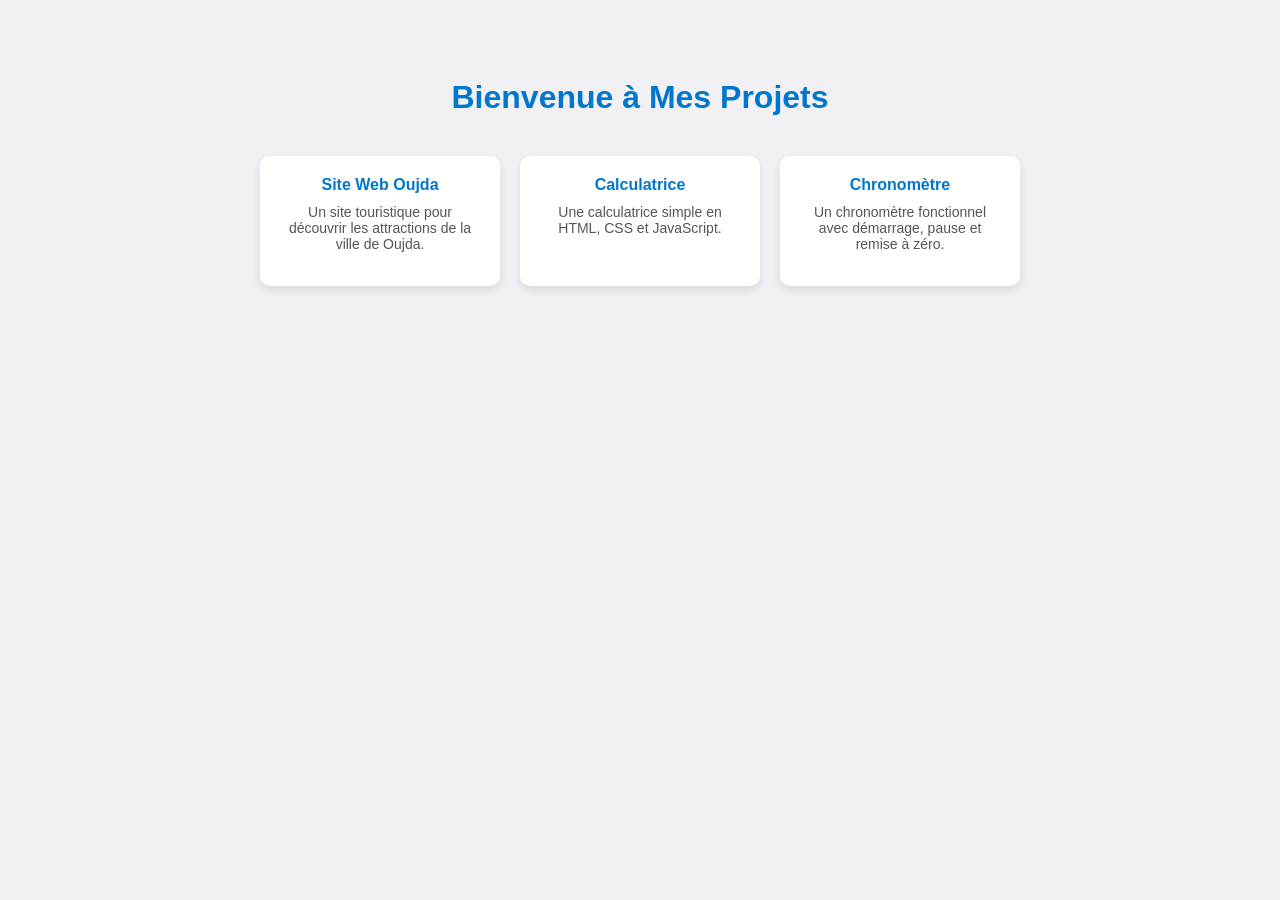
<file: index.html>
<!DOCTYPE html>
<html lang="fr">
<head>
  <meta charset="UTF-8">
  <title>Mes Projets</title>
  <style>
    body {
      font-family: Arial, sans-serif;
      background: #f0f0f5;
      color: #333;
      text-align: center;
      padding: 50px;
    }
    h1 {
      color: #0077cc;
    }
    .projects {
      display: flex;
      justify-content: center;
      flex-wrap: wrap;
      gap: 20px;
      margin-top: 40px;
    }
    .project-card {
      background: white;
      border-radius: 10px;
      box-shadow: 0 4px 8px rgba(0,0,0,0.1);
      padding: 20px;
      width: 200px;
      transition: transform 0.2s;
    }
    .project-card:hover {
      transform: translateY(-5px);
    }
    .project-card a {
      text-decoration: none;
      color: #0077cc;
      font-weight: bold;
    }
    .project-card p {
      font-size: 14px;
      margin-top: 10px;
      color: #555;
    }
  </style>
</head>
<body>
  <h1>Bienvenue à Mes Projets</h1>
  <div class="projects">
    <div class="project-card">
      <a href="tourism-website/oujda touriste.html" target="_blank">Site Web Oujda</a>
      <p>Un site touristique pour découvrir les attractions de la ville de Oujda.</p>
    </div>
    <div class="project-card">
      <a href="calculator/calculatrice.html" target="_blank">Calculatrice</a>
      <p>Une calculatrice simple en HTML, CSS et JavaScript.</p>
    </div>
    <div class="project-card">
      <a href="chronometre/chronométre.html" target="_blank">Chronomètre</a>
      <p>Un chronomètre fonctionnel avec démarrage, pause et remise à zéro.</p>
    </div>
  </div>
</body>
</html>
</file>
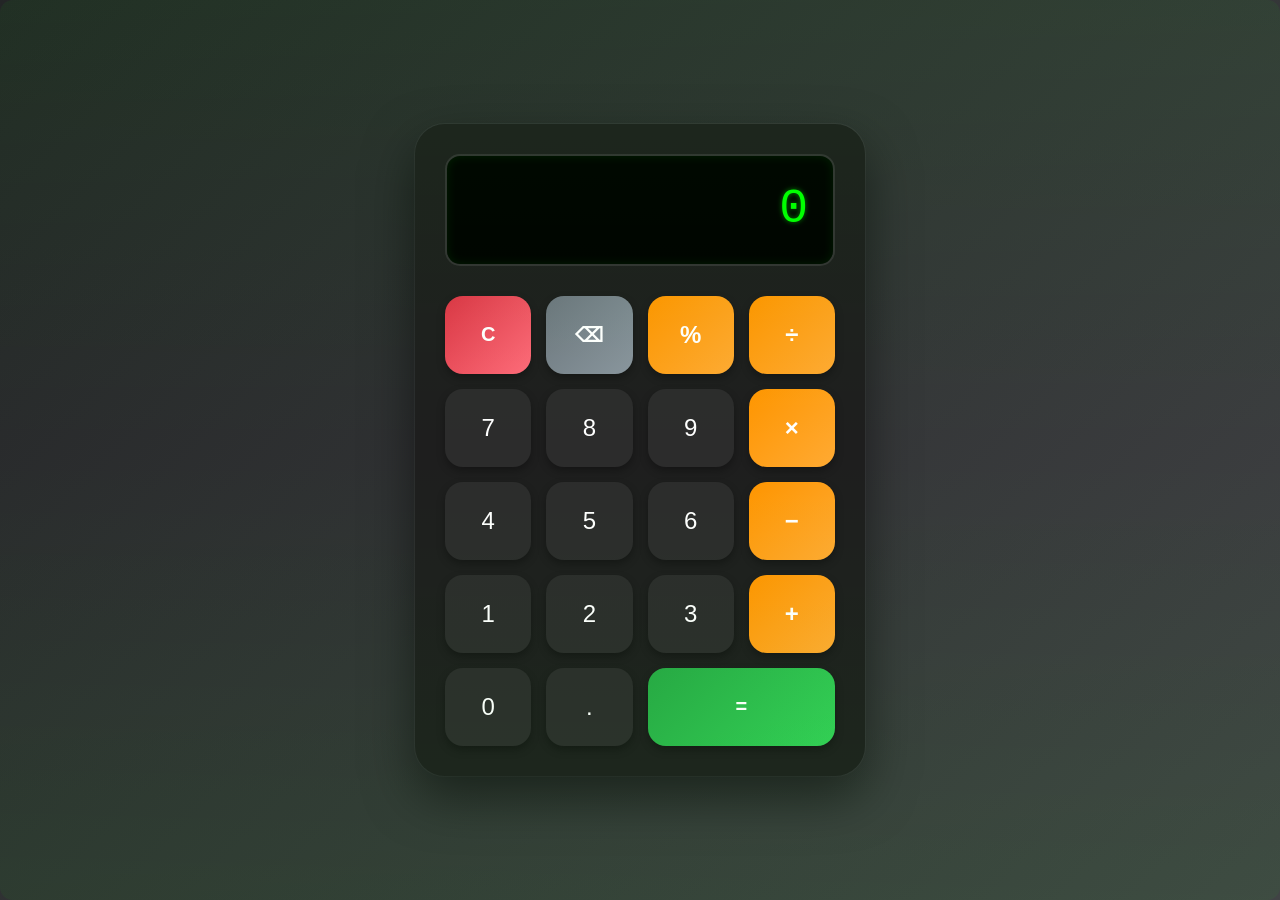
<file: calculator/calculatrice.html>
<!DOCTYPE html>
<html lang="fr">
<head>
    <meta charset="UTF-8">
    <meta name="viewport" content="width=device-width, initial-scale=1.0, maximum-scale=1.0, user-scalable=no">
    <title>Calculatrice</title>
    <style>
        * {
            box-sizing: border-box;
            margin: 0;
            padding: 0;
            -webkit-tap-highlight-color: transparent;
            -webkit-user-select: none;
            user-select: none;
        }

        body {
            margin: 0;
            min-height: 100vh;
            display: flex;
            align-items: center;
            justify-content: center;
            background: linear-gradient(135deg, #232526, #414345);
            font-family: 'Segoe UI', system-ui, -apple-system, sans-serif;
            padding: 20px;
            touch-action: manipulation;
        }

        .calculator {
            background: #1e1e1e;
            padding: 25px;
            border-radius: 25px;
            box-shadow: 
                0 20px 50px rgba(0,0,0,0.5),
                0 0 0 1px rgba(255,255,255,0.05);
            width: 100%;
            max-width: 400px;
            min-width: 280px;
        }

        .display {
            background: #000;
            color: #0f0;
            font-size: 42px;
            font-family: 'Courier New', monospace;
            font-variant-numeric: tabular-nums;
            padding: 20px;
            border-radius: 15px;
            text-align: right;
            margin-bottom: 25px;
            overflow: hidden;
            min-height: 90px;
            display: flex;
            align-items: center;
            justify-content: flex-end;
            word-break: break-all;
            line-height: 1.2;
            border: 2px solid #333;
            box-shadow: inset 0 0 10px rgba(0, 255, 0, 0.1);
        }

        .buttons {
            display: grid;
            grid-template-columns: repeat(4, 1fr);
            gap: 12px;
        }

        button {
            padding: 20px 5px;
            font-size: 22px;
            font-weight: 500;
            border: none;
            border-radius: 15px;
            cursor: pointer;
            transition: all 0.15s ease;
            display: flex;
            align-items: center;
            justify-content: center;
            min-height: 65px;
            outline: none;
            box-shadow: 0 4px 8px rgba(0,0,0,0.3);
        }

        button:active {
            transform: translateY(3px);
            box-shadow: 0 1px 3px rgba(0,0,0,0.3);
        }

        .number {
            background: #2c2c2c;
            color: white;
        }

        .number:active {
            background: #3c3c3c;
        }

        .operator {
            background: linear-gradient(135deg, #ff9500, #ffaa33);
            color: white;
            font-weight: 600;
        }

        .operator:active {
            background: linear-gradient(135deg, #e08500, #ff9900);
        }

        .equal {
            background: linear-gradient(135deg, #28a745, #34ce57);
            color: white;
            font-weight: 600;
            grid-column: span 2;
        }

        .equal:active {
            background: linear-gradient(135deg, #218838, #2db84d);
        }

        .clear {
            background: linear-gradient(135deg, #dc3545, #ff6b7a);
            color: white;
            font-weight: 600;
        }

        .clear:active {
            background: linear-gradient(135deg, #c82333, #e04d5c);
        }

        .delete {
            background: linear-gradient(135deg, #6c757d, #8a959e);
            color: white;
            font-weight: 600;
        }

        .delete:active {
            background: linear-gradient(135deg, #5a6268, #7a868f);
        }

        /* تأثيرات hover للأجهزة التي تدعمها */
        @media (hover: hover) {
            button:hover {
                opacity: 0.9;
            }
        }

        /* تصميم للأجهزة الصغيرة جداً */
        @media (max-width: 360px) {
            .calculator {
                padding: 20px;
                border-radius: 20px;
            }
            
            .display {
                font-size: 36px;
                padding: 15px;
                min-height: 80px;
                margin-bottom: 20px;
            }
            
            button {
                padding: 18px 5px;
                font-size: 20px;
                min-height: 60px;
                border-radius: 12px;
            }
            
            .buttons {
                gap: 10px;
            }
        }

        /* تصميم للأجهزة الكبيرة */
        @media (min-width: 768px) {
            .calculator {
                max-width: 450px;
                padding: 30px;
                border-radius: 30px;
            }
            
            .display {
                font-size: 48px;
                padding: 25px;
                min-height: 100px;
                margin-bottom: 30px;
            }
            
            button {
                padding: 25px 10px;
                font-size: 24px;
                min-height: 75px;
                border-radius: 18px;
            }
            
            .buttons {
                gap: 15px;
            }
        }

        /* تصميم للوضع الأفقي */
        @media (max-height: 500px) and (orientation: landscape) {
            body {
                padding: 10px;
                align-items: flex-start;
            }
            
            .calculator {
                max-width: 600px;
                padding: 20px;
            }
            
            .display {
                font-size: 32px;
                min-height: 70px;
                margin-bottom: 15px;
            }
            
            button {
                padding: 15px 5px;
                font-size: 20px;
                min-height: 50px;
                border-radius: 10px;
            }
            
            .buttons {
                gap: 8px;
            }
        }

        /* تأثيرات خاصة للشاشة */
        .display::after {
            content: '';
            position: absolute;
            top: 0;
            left: 0;
            right: 0;
            bottom: 0;
            pointer-events: none;
            background: linear-gradient(
                to bottom,
                rgba(0, 255, 0, 0.05) 0%,
                transparent 50%,
                rgba(0, 255, 0, 0.05) 100%
            );
            border-radius: 13px;
        }

        /* أنيميشن عند الضغط */
        @keyframes buttonPress {
            0% { transform: scale(1); }
            50% { transform: scale(0.95); }
            100% { transform: scale(1); }
        }

        button:active {
            animation: buttonPress 0.15s ease;
        }

        /* تحسينات للظلام */
        @media (prefers-color-scheme: dark) {
            .calculator {
                background: #121212;
                box-shadow: 
                    0 20px 50px rgba(0,0,0,0.7),
                    0 0 0 1px rgba(255,255,255,0.08);
            }
            
            .number {
                background: #2a2a2a;
            }
        }

        /* لمنع التكبير بالدبل تاب */
        html {
            touch-action: manipulation;
        }

        /* تحسينات للقراءة */
        .display {
            text-shadow: 0 0 5px rgba(0, 255, 0, 0.5);
        }

        /* تحسينات للأزرار الطويلة */
        .equal, .clear, .delete {
            font-size: 20px;
        }
    </style>
</head>
<body>

<div class="calculator">
    <div id="display" class="display">0</div>

    <div class="buttons">
        <button class="clear" onclick="clearDisplay()" aria-label="Effacer tout">C</button>
        <button class="delete" onclick="deleteLast()" aria-label="Supprimer le dernier caractère">⌫</button>
        <button class="operator" onclick="percentage()" aria-label="Pourcentage">%</button>
        <button class="operator" onclick="append('/')" aria-label="Diviser">÷</button>

        <button class="number" onclick="append('7')" aria-label="Sept">7</button>
        <button class="number" onclick="append('8')" aria-label="Huit">8</button>
        <button class="number" onclick="append('9')" aria-label="Neuf">9</button>
        <button class="operator" onclick="append('*')" aria-label="Multiplier">×</button>

        <button class="number" onclick="append('4')" aria-label="Quatre">4</button>
        <button class="number" onclick="append('5')" aria-label="Cinq">5</button>
        <button class="number" onclick="append('6')" aria-label="Six">6</button>
        <button class="operator" onclick="append('-')" aria-label="Soustraire">−</button>

        <button class="number" onclick="append('1')" aria-label="Un">1</button>
        <button class="number" onclick="append('2')" aria-label="Deux">2</button>
        <button class="number" onclick="append('3')" aria-label="Trois">3</button>
        <button class="operator" onclick="append('+')" aria-label="Ajouter">+</button>

        <button class="number" onclick="append('0')" aria-label="Zéro">0</button>
        <button class="number" onclick="append('.')" aria-label="Point décimal">.</button>
        <button class="equal" onclick="calculate()" aria-label="Égal">=</button>
    </div>
</div>

<script>
    let display = document.getElementById("display");
    let currentExpression = "0";
    let lastResult = null;

    function updateDisplay() {
        display.textContent = currentExpression;
        
        // تحريك النص للتمرير إذا كان طويلاً
        display.scrollLeft = display.scrollWidth;
    }

    function append(value) {
        if (currentExpression === "0" || currentExpression === "Erreur") {
            currentExpression = value;
        } else {
            // منع وضع مشغلين متتاليين
            const lastChar = currentExpression.slice(-1);
            const operators = ['+', '-', '*', '/', '.'];
            
            if (operators.includes(lastChar) && operators.includes(value)) {
                // استبدال المشغل الأخير
                currentExpression = currentExpression.slice(0, -1) + value;
            } else {
                currentExpression += value;
            }
        }
        updateDisplay();
    }

    function clearDisplay() {
        currentExpression = "0";
        lastResult = null;
        updateDisplay();
    }

    function deleteLast() {
        if (currentExpression.length > 1) {
            currentExpression = currentExpression.slice(0, -1);
        } else {
            currentExpression = "0";
        }
        updateDisplay();
    }

    function percentage() {
        try {
            // حساب النسبة المئوية للرقم الحالي
            const result = eval(currentExpression) / 100;
            currentExpression = result.toString();
            updateDisplay();
        } catch {
            currentExpression = "Erreur";
            updateDisplay();
            
            // إعادة التعيين بعد ثانيتين
            setTimeout(() => {
                currentExpression = "0";
                updateDisplay();
            }, 2000);
        }
    }

    function calculate() {
        try {
            // استبدال × و ÷ بـ * و /
            let expression = currentExpression
                .replace(/×/g, '*')
                .replace(/÷/g, '/');
            
            // التأكد من أن التعبير الرياضي صحيح
            if (/^[0-9+\-*/().% ]+$/.test(expression)) {
                const result = eval(expression);
                
                // التحقق مما إذا كانت النتيجة محدودة
                if (!isFinite(result)) {
                    throw new Error("Résultat infini");
                }
                
                currentExpression = result.toString();
                lastResult = result;
            } else {
                throw new Error("Expression invalide");
            }
        } catch (error) {
            currentExpression = "Erreur";
            
            // إعادة التعيين بعد ثانيتين
            setTimeout(() => {
                currentExpression = "0";
                updateDisplay();
            }, 2000);
        }
        updateDisplay();
    }

    // دعم لوحة المفاتيح
    document.addEventListener('keydown', (event) => {
        const key = event.key;
        
        // منع السلوك الافتراضي للأرقام والمشغلات
        if (/[0-9+\-*/.=%]/.test(key)) {
            event.preventDefault();
        }
        
        if (key >= '0' && key <= '9') {
            append(key);
        } else if (key === '.') {
            append('.');
        } else if (key === '+') {
            append('+');
        } else if (key === '-') {
            append('-');
        } else if (key === '*') {
            append('*');
        } else if (key === '/') {
            append('/');
        } else if (key === 'Enter' || key === '=') {
            calculate();
        } else if (key === 'Escape' || key === 'Delete') {
            clearDisplay();
        } else if (key === 'Backspace') {
            deleteLast();
        } else if (key === '%') {
            percentage();
        }
    });

    // تحسينات اللمس
    let touchStartTime = 0;
    
    document.querySelectorAll('button').forEach(button => {
        button.addEventListener('touchstart', (e) => {
            touchStartTime = Date.now();
            e.preventDefault(); // منع السلوك الافتراضي
        }, { passive: false });
        
        button.addEventListener('touchend', (e) => {
            const touchDuration = Date.now() - touchStartTime;
            // منع النقر السريع المتكرر
            if (touchDuration < 100) return;
            e.preventDefault();
        }, { passive: false });
    });

    // تهيئة العرض
    updateDisplay();
</script>

</body>
</html>
</file>
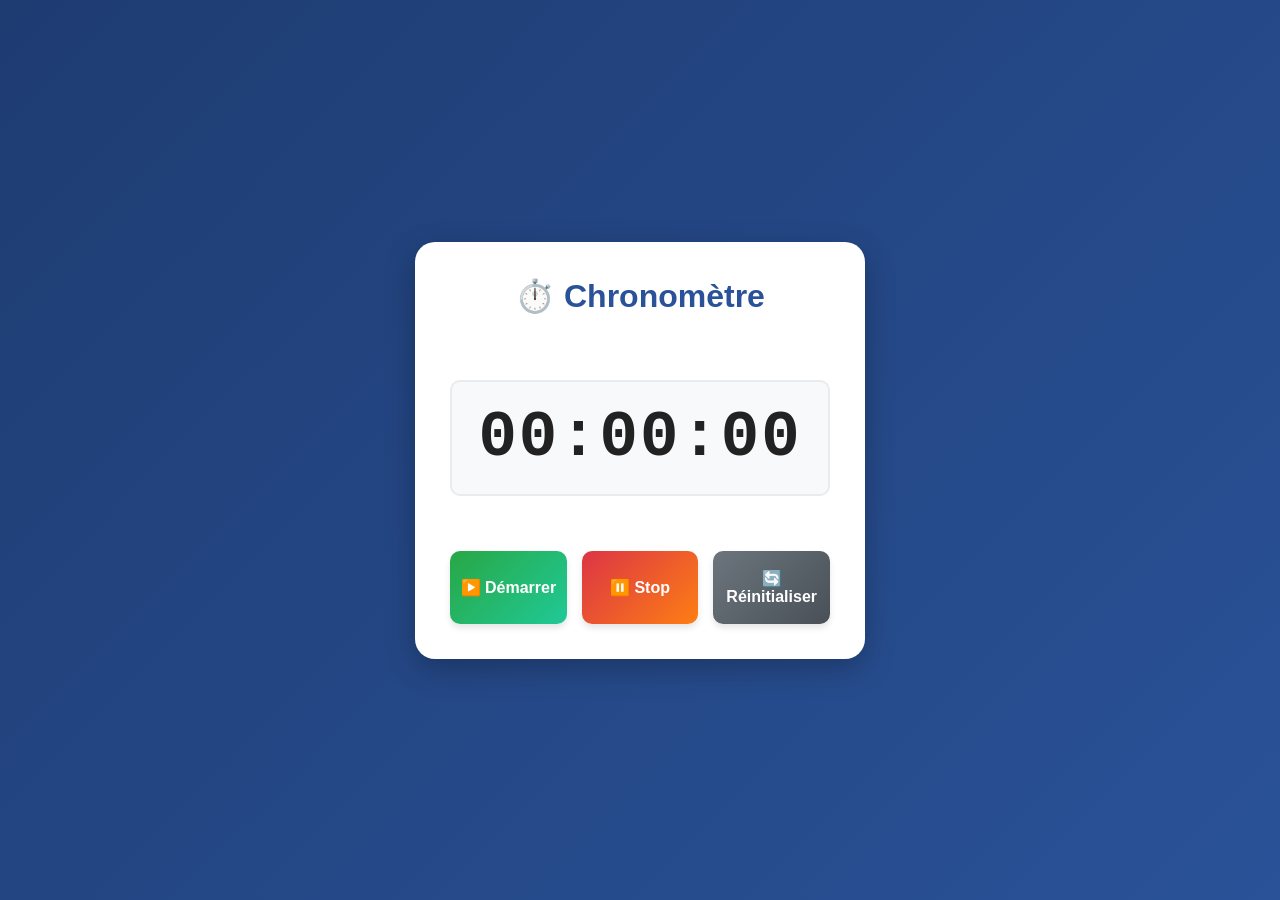
<file: chronometre/chronométre.html>
<!DOCTYPE html>
<html lang="fr">
<head>
    <meta charset="UTF-8">
    <meta name="viewport" content="width=device-width, initial-scale=1.0, maximum-scale=1.0, user-scalable=no">
    <title>Chronomètre</title>
    <style>
        * {
            box-sizing: border-box;
            margin: 0;
            padding: 0;
        }
        
        body {
            font-family: 'Segoe UI', Tahoma, Geneva, Verdana, sans-serif;
            background: linear-gradient(135deg, #1e3c72, #2a5298);
            min-height: 100vh;
            display: flex;
            align-items: center;
            justify-content: center;
            padding: 20px;
            -webkit-tap-highlight-color: transparent;
        }

        .chrono-container {
            background: #fff;
            padding: 25px;
            border-radius: 20px;
            box-shadow: 0 10px 30px rgba(0, 0, 0, 0.25);
            text-align: center;
            width: 100%;
            max-width: 400px;
            min-height: 350px;
            display: flex;
            flex-direction: column;
            justify-content: center;
        }

        .chrono-container h1 {
            margin-bottom: 25px;
            color: #2a5298;
            font-size: 28px;
            font-weight: 600;
        }

        #display {
            font-size: 52px;
            font-weight: 700;
            margin: 30px 0;
            color: #222;
            letter-spacing: 2px;
            font-variant-numeric: tabular-nums;
            font-family: 'Courier New', monospace;
            background: #f8f9fa;
            padding: 15px;
            border-radius: 10px;
            border: 2px solid #e9ecef;
        }

        .buttons {
            display: flex;
            flex-direction: column;
            gap: 12px;
            margin-top: 20px;
        }

        button {
            padding: 18px 20px;
            font-size: 16px;
            font-weight: 600;
            border: none;
            border-radius: 10px;
            cursor: pointer;
            transition: all 0.2s ease;
            display: flex;
            align-items: center;
            justify-content: center;
            min-height: 56px;
            box-shadow: 0 4px 6px rgba(0, 0, 0, 0.1);
        }

        button:active {
            transform: translateY(2px);
            box-shadow: 0 2px 3px rgba(0, 0, 0, 0.1);
        }

        .start {
            background: linear-gradient(135deg, #28a745, #20c997);
            color: white;
        }

        .stop {
            background: linear-gradient(135deg, #dc3545, #fd7e14);
            color: white;
        }

        .reset {
            background: linear-gradient(135deg, #6c757d, #495057);
            color: white;
        }

        /* تصميم للأجهزة الصغيرة جداً */
        @media (max-width: 360px) {
            .chrono-container {
                padding: 20px;
                border-radius: 15px;
                min-height: 320px;
            }
            
            .chrono-container h1 {
                font-size: 24px;
                margin-bottom: 20px;
            }
            
            #display {
                font-size: 44px;
                margin: 25px 0;
                padding: 12px;
            }
            
            button {
                padding: 16px;
                font-size: 15px;
                min-height: 50px;
            }
        }
        
        /* تصميم للأجهزة المتوسطة والكبيرة */
        @media (min-width: 768px) {
            .chrono-container {
                max-width: 450px;
                padding: 35px;
                min-height: 400px;
            }
            
            .chrono-container h1 {
                font-size: 32px;
                margin-bottom: 30px;
            }
            
            #display {
                font-size: 64px;
                margin: 35px 0;
                padding: 20px;
            }
            
            .buttons {
                flex-direction: row;
                gap: 15px;
            }
            
            button {
                flex: 1;
                padding: 18px 10px;
            }
        }
        
        /* تصميم للأجهزة الأفقية */
        @media (max-height: 500px) and (orientation: landscape) {
            body {
                padding: 10px;
            }
            
            .chrono-container {
                min-height: 280px;
                padding: 20px;
                flex-direction: row;
                align-items: center;
                max-width: 700px;
                gap: 30px;
            }
            
            .chrono-container h1 {
                margin-bottom: 0;
                font-size: 24px;
                flex: 1;
            }
            
            #display {
                margin: 0;
                font-size: 40px;
                flex: 2;
            }
            
            .buttons {
                flex-direction: column;
                flex: 1;
                margin-top: 0;
                gap: 10px;
            }
            
            button {
                min-height: 45px;
                padding: 12px;
            }
        }
        
        /* تأثيرات إضافية للتفاعل */
        .start:hover, .stop:hover, .reset:hover {
            opacity: 0.9;
        }
        
        /* تحسينات للأجهزة التي تدعم hover */
        @media (hover: hover) {
            button:hover {
                opacity: 0.9;
                transform: translateY(-1px);
            }
        }
        
        /* لمسة نهائية للأنيميشن */
        @keyframes pulse {
            0% { transform: scale(1); }
            50% { transform: scale(1.02); }
            100% { transform: scale(1); }
        }
        
        .chrono-container {
            animation: pulse 0.5s ease;
        }
    </style>
</head>
<body>

<div class="chrono-container">
    <h1>⏱️ Chronomètre</h1>
    <div id="display">00:00:00</div>

    <div class="buttons">
        <button class="start" onclick="start()" aria-label="Démarrer le chronomètre">▶️ Démarrer</button>
        <button class="stop" onclick="stop()" aria-label="Arrêter le chronomètre">⏸️ Stop</button>
        <button class="reset" onclick="reset()" aria-label="Réinitialiser le chronomètre">🔄 Réinitialiser</button>
    </div>
</div>

<script>
    let seconds = 0;
    let minutes = 0;
    let hours = 0;
    let timer = null;
    let isRunning = false;

    function updateDisplay() {
        let h = hours < 10 ? "0" + hours : hours;
        let m = minutes < 10 ? "0" + minutes : minutes;
        let s = seconds < 10 ? "0" + seconds : seconds;
        document.getElementById("display").innerText = `${h}:${m}:${s}`;
    }

    function start() {
        if (isRunning) return;
        
        isRunning = true;
        timer = setInterval(() => {
            seconds++;
            if (seconds === 60) {
                seconds = 0;
                minutes++;
            }
            if (minutes === 60) {
                minutes = 0;
                hours++;
            }
            updateDisplay();
        }, 1000);
        
        // تغيير لون المؤقت عندما يكون نشطاً
        document.getElementById("display").style.borderColor = "#28a745";
        document.getElementById("display").style.color = "#28a745";
    }

    function stop() {
        if (!isRunning) return;
        
        clearInterval(timer);
        isRunning = false;
        
        // تغيير لون المؤشر عندما يكون متوقفاً
        document.getElementById("display").style.borderColor = "#dc3545";
        document.getElementById("display").style.color = "#dc3545";
    }

    function reset() {
        stop();
        seconds = 0;
        minutes = 0;
        hours = 0;
        updateDisplay();
        
        // إعادة الألوان الأصلية
        document.getElementById("display").style.borderColor = "#e9ecef";
        document.getElementById("display").style.color = "#222";
    }
    

    document.addEventListener('DOMContentLoaded', updateDisplay);
</script>

</body>
</html>
</file>
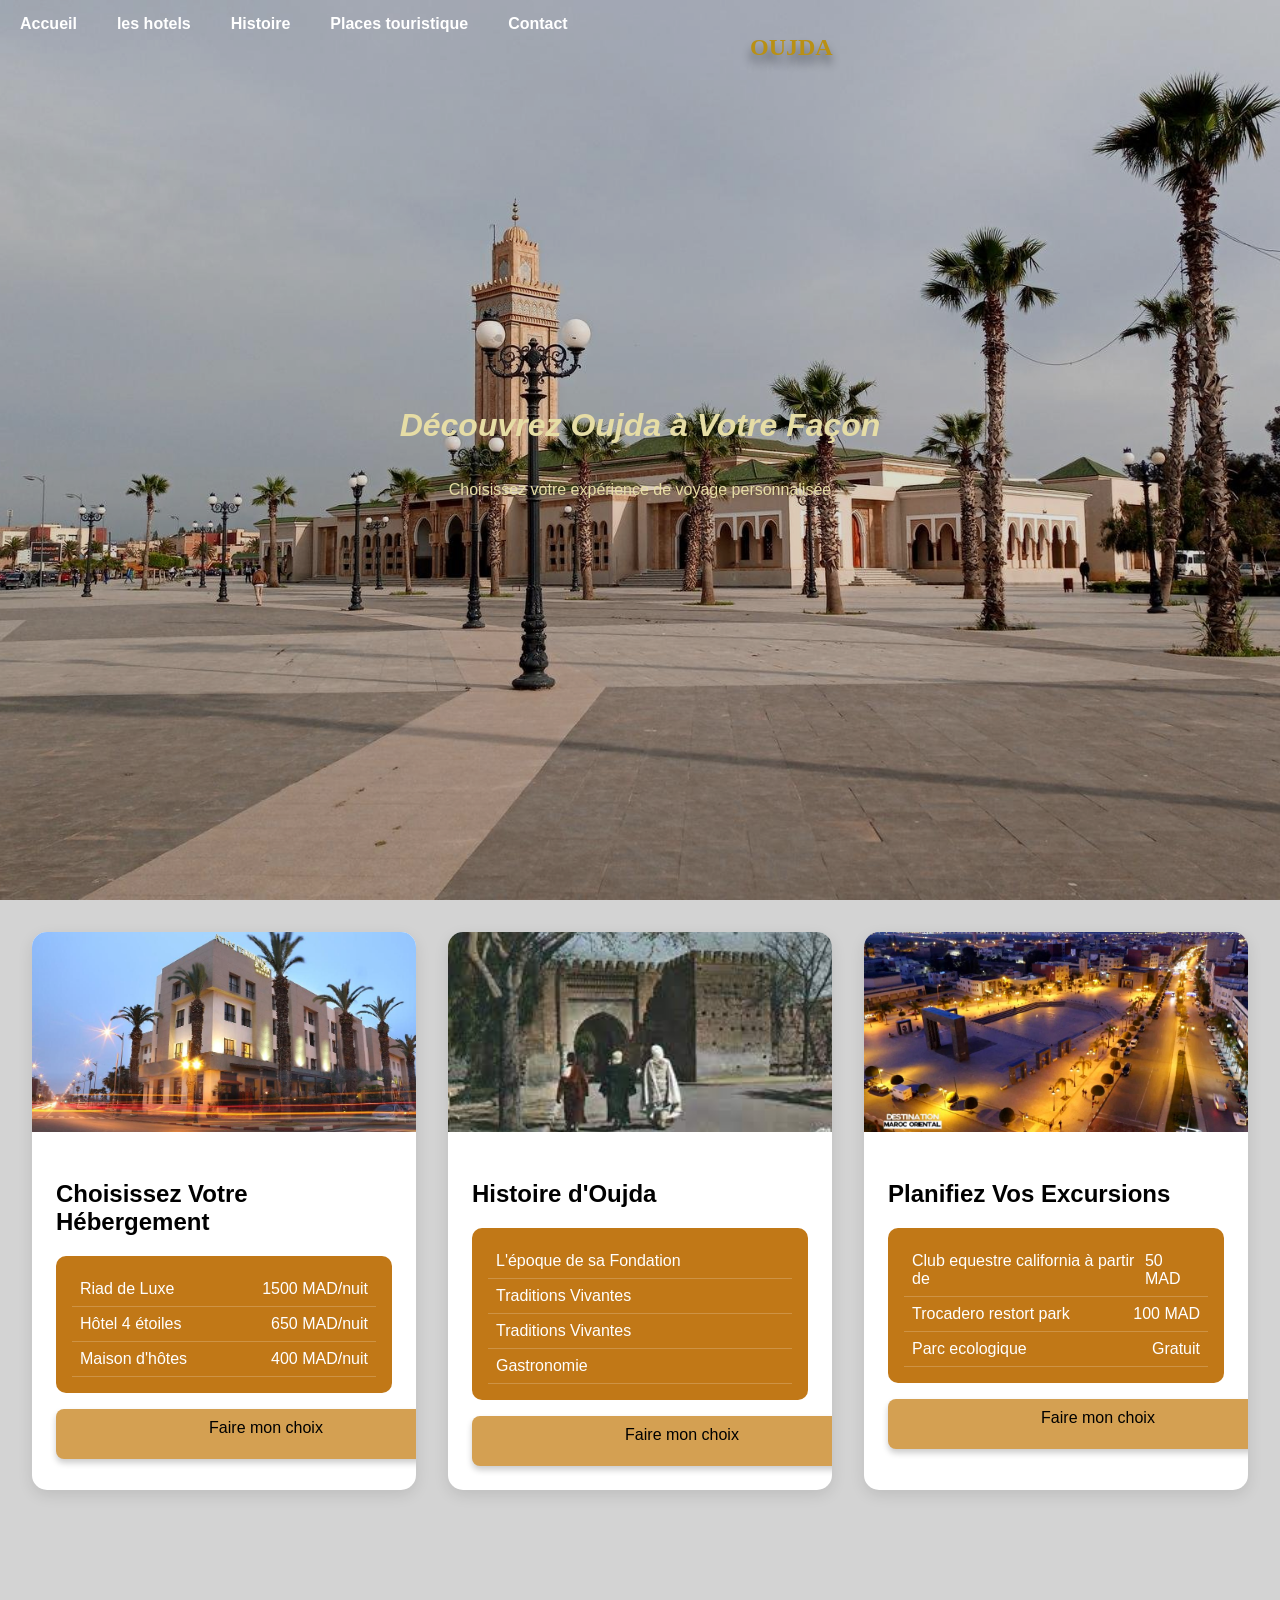
<file: tourism-website/oujda touriste.html>
<!DOCTYPE html>
<html lang="fr">
<head>
    <meta charset="UTF-8">
    <meta name="viewport" content="width=device-width, initial-scale=1.0, maximum-scale=1.0, user-scalable=no">
    <title>Guide Touristique Oujda - Votre Choix de Voyage</title>
    <link rel="stylesheet" href="page/!!.css">
</head>
<body>
    <div class="hero-banner">
        <nav>
            <ul>
                <li><a href="#bottom">Accueil</a></li>
                <li><a href="page/les hotels.html">les hotels</a></li>
                <li><a href="page/histoire.html">Histoire</a></li>
                <li><a href="page/place au oujda.html">Places touristique</a></li>
                <li><a href="page/contacte.html"> Contact</a></li>
                <h2>OUJDA</h2>
            </ul>
        </nav>
    
        <img src="page/image/oujda.jpg" alt="Panorama du Maroc" class="hero-image">
        <div class="hero-overlay">
            <h1><i>Découvrez Oujda à Votre Façon </i></h1>
            <p>Choisissez votre expérience de voyage personnalisée</p>
        </div>
    </div>
    <div style="height: 100vh; background-color: lightgray;">
    <div class="choice-container" id="bottom">
        <div class="choice-card">
            <img src="page/image/hotel luxe.jpg" class="choice-image">
            <div class="choice-content">
                <h2>Choisissez Votre Hébergement</h2>
                <div class="price-options">
                    <div class="price-option">
                        <span>Riad de Luxe</span>
                        <span>1500 MAD/nuit</span>
                    </div>
                    <div class="price-option">
                        <span>Hôtel 4 étoiles</span>
                        <span>650 MAD/nuit</span>
                    </div>
                    
                    <div class="price-option">
                        <span>Maison d'hôtes</span>
                        <span>400 MAD/nuit</span>
                    </div>
                </div>
                <a href="page/les hotels.html" class="selection-button">Faire mon choix</a>
            </div>
        </div>

        <div class="choice-card">
            <img src="page/image/oujda pass.jpeg" alt="Options de transport" class="choice-image">
            <div class="choice-content">
                <h2>Histoire d'Oujda</h2>
                <div class="price-options">
                    <div class="price-option">
                        <span>L'époque de sa Fondation</span>
                        
                    </div>
                    <div class="price-option">
                        <span>Traditions Vivantes</span>
                        
                    </div>
                    <div class="price-option">
                        <span>Traditions Vivantes</span>
                        
                    </div>
                    <div class="price-option">
                        <span>Gastronomie</span>
                        
                    </div>
                </div>
                <a href="page/histoire.html" class="selection-button">Faire mon choix</a>
            </div>
        </div>

        <div class="choice-card">
            <img src="page/image/mdina.jpg" alt="Excursions" class="choice-image">
            <div class="choice-content">
                <h2>Planifiez Vos Excursions</h2>
                <div class="price-options">
                    <div class="price-option">
                        <span>Club equestre california à partir de </span>
                        <span>50 MAD</span>
                    </div>
                    <div class="price-option">
                        <span>Trocadero restort park</span>
                        <span>100 MAD</span>
                    </div>
                    <div class="price-option">
                        <span>Parc ecologique</span>
                        <span>Gratuit</span>
                    </div>
                </div>
                <a href="page/place au oujda.html" class="selection-button">Faire mon choix</a>
            </div>
        </div>
    </div>
    </div>
</body>
</html>
</file>
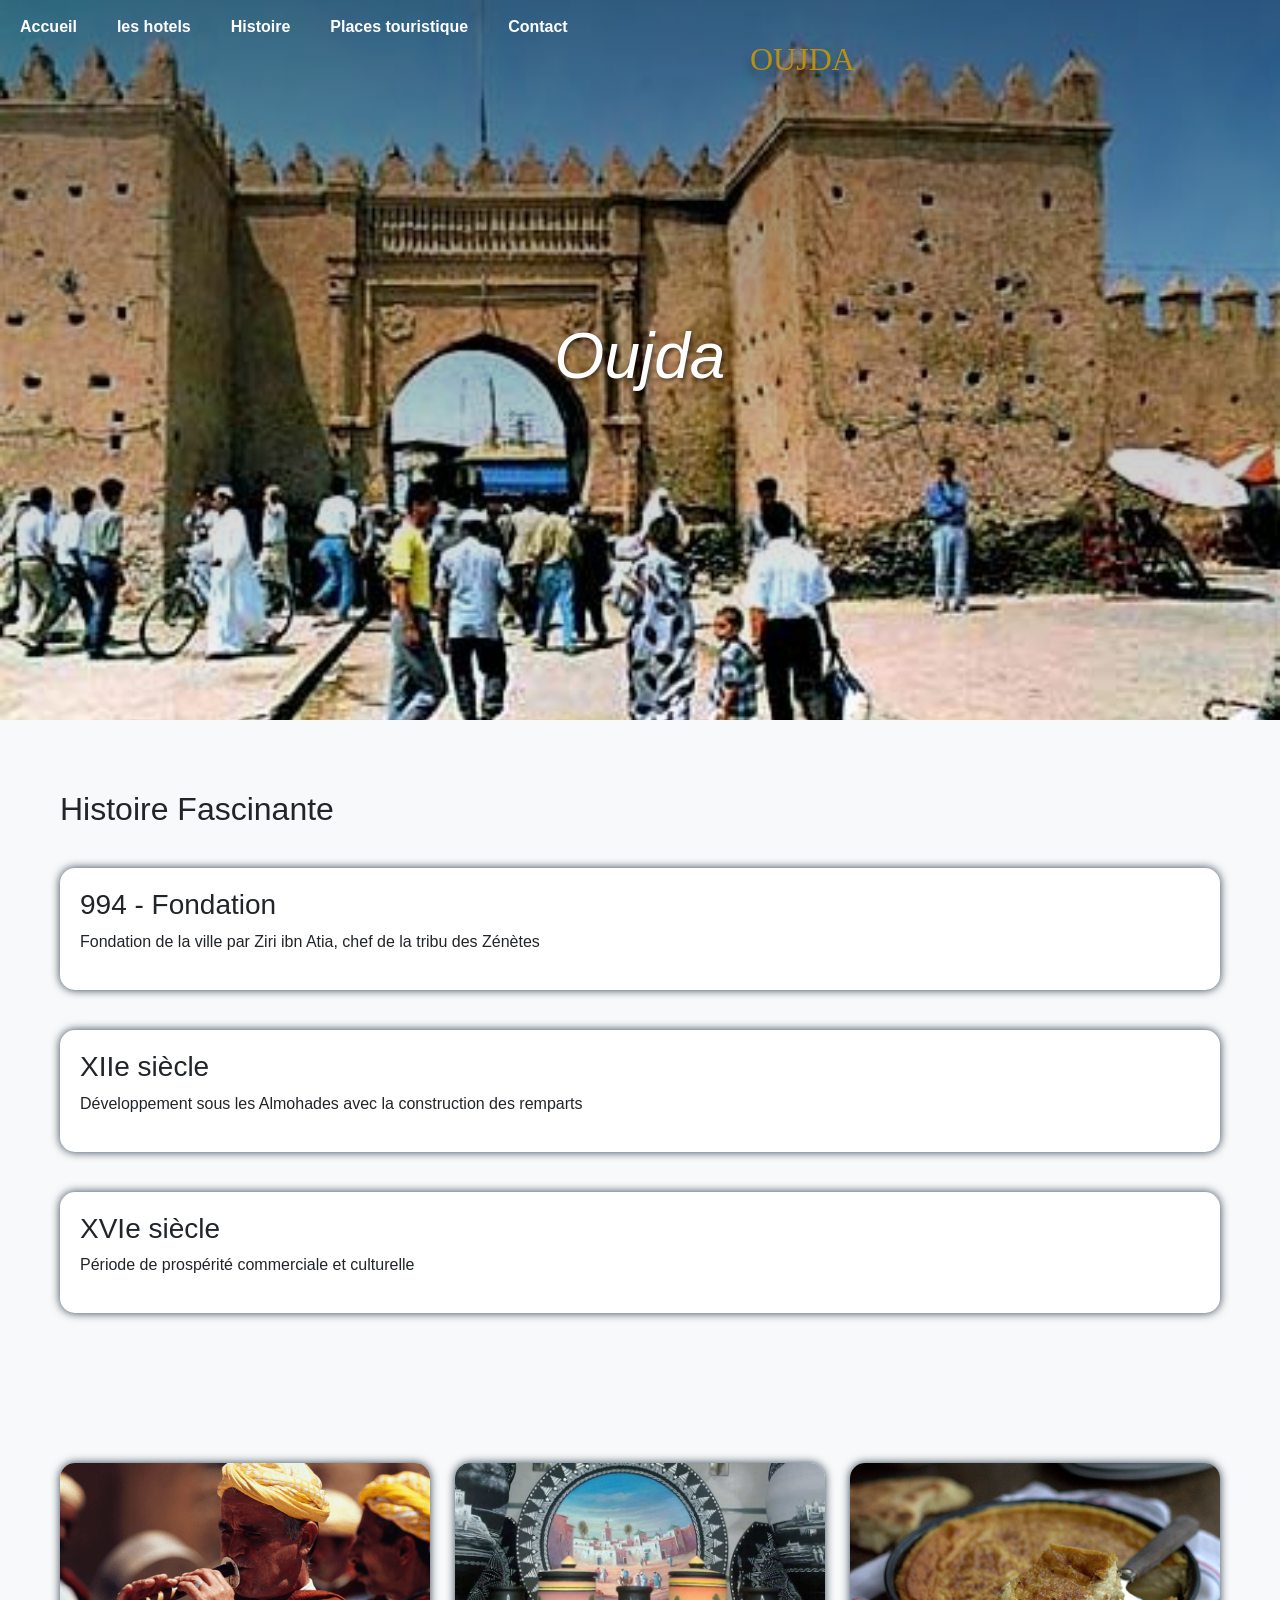
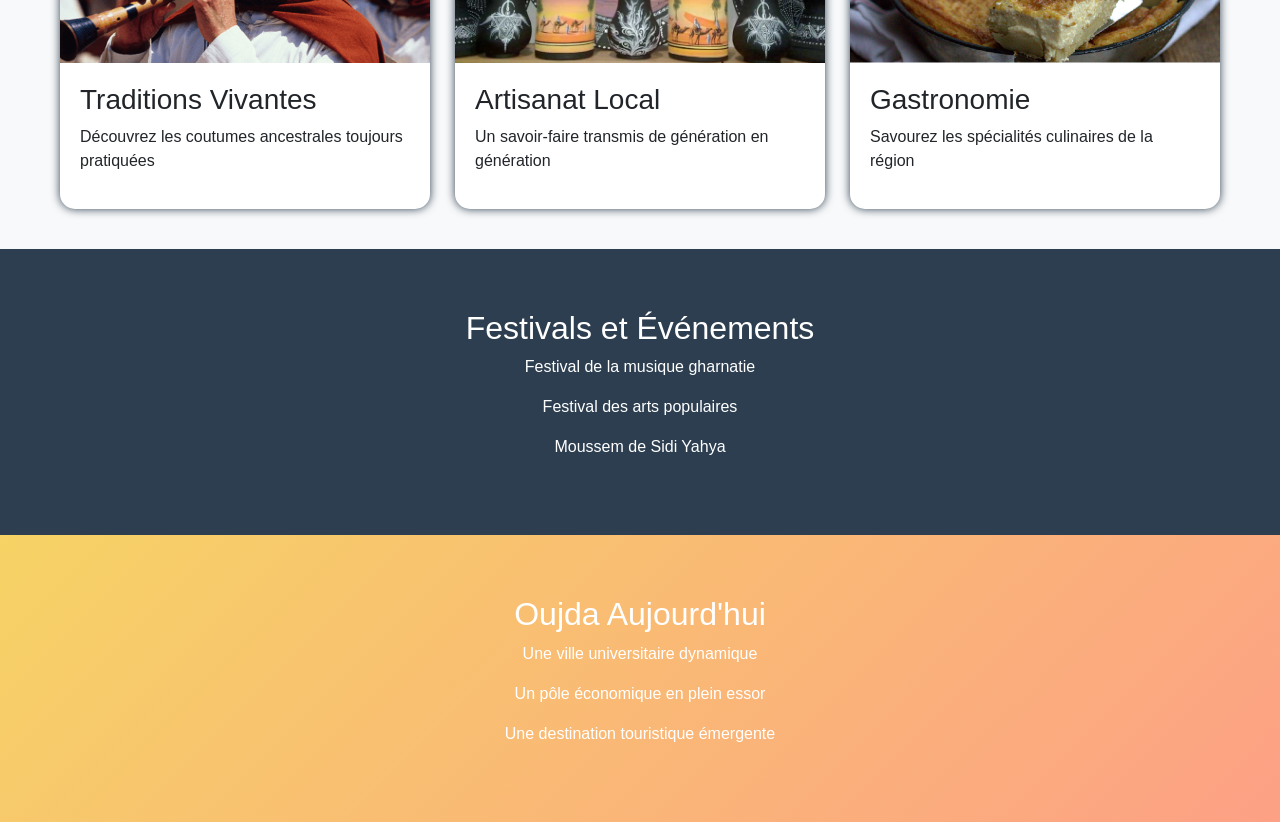
<file: tourism-website/page/histoire.html>
<!DOCTYPE html>
<html lang="fr">
<head>
    <meta charset="UTF-8">
    <meta name="viewport" content="width=device-width, initial-scale=1.0, maximum-scale=1.0, user-scalable=no">
    <link rel="stylesheet" href="bootstrap.css">
    <link rel="stylesheet" href="histoire.css">
    <title>Oujda - La Porte de l'Orient</title>

</head>
<body>
    <div class="hero-banner">
        <nav>
            <ul>
                <li><a href="../oujda touriste.html">Accueil</a></li>
                <li><a href="les hotels.html">les hotels</a></li>
                <li><a href="#histoire">Histoire</a></li>
                <li><a href="place au oujda.html">Places touristique</a></li>
                <li><a href="contacte.html"> Contact</a></li>
                <h2>OUJDA</h2>
            </ul>
        </nav>
    <section class="hero">     
            <h1>Oujda</h1>
        </div>
    </section>

    <section class="timeline" id="histoire">
        <h2>Histoire Fascinante</h2>
        <div class="timeline-item">
            <h3>994 - Fondation</h3>
            <p>Fondation de la ville par Ziri ibn Atia, chef de la tribu des Zénètes</p>
        </div>
        <div class="timeline-item">
            <h3>XIIe siècle</h3>
            <p>Développement sous les Almohades avec la construction des remparts</p>
        </div>
        <div class="timeline-item">
            <h3>XVIe siècle</h3>
            <p>Période de prospérité commerciale et culturelle</p>
        </div>
    </section>

    <section class="culture-grid">
        <div class="culture-card">
            <img src="image/OUJDAm.png" alt="Traditions d'Oujda">
            <div class="culture-info">
                <h3>Traditions Vivantes</h3>
                <p>Découvrez les coutumes ancestrales toujours pratiquées</p>
            </div>
        </div>
        <div class="culture-card">
            <img src="image/artisanat.jpg" alt="Artisanat">
            <div class="culture-info">
                <h3>Artisanat Local</h3>
                <p>Un savoir-faire transmis de génération en génération</p>
            </div>
        </div>
        <div class="culture-card">
            <img src="image/Oujda Karan.webp" alt="Gastronomie">
            <div class="culture-info">
                <h3>Gastronomie</h3>
                <p>Savourez les spécialités culinaires de la région</p>
            </div>
        </div>
    </section>

    <section class="festival-section">
        <h2>Festivals et Événements</h2>
        <p>Festival de la musique gharnatie</p>
        <p>Festival des arts populaires</p>
        <p>Moussem de Sidi Yahya</p>
    </section>

    <section class="modern-section">
        <h2>Oujda Aujourd'hui</h2>
        <p>Une ville universitaire dynamique</p>
        <p>Un pôle économique en plein essor</p>
        <p>Une destination touristique émergente</p>
    </section>
</body>
</html>
</file>
<file: tourism-website/page/!!.css>
:root {
    --primary-color: #c17817;
    --secondary-color: #e9b44c;
    --text-light: #ffffff;
}
body {
    font-family: 'Poppins', sans-serif;
    margin: 0;
    padding: 0;
    background-color: #fff5e6;
}

.hero-banner {
    position: relative;
    height: 100vh;
    overflow: hidden;
}
.hero-image {
    width: 100%;
    height: 100%;
    object-fit: cover;
}
.hero-overlay {
    position: absolute;
    top: 0;
    left: 0;
    right: 0;
    bottom: 0;
    background: rgba(0, 0, 0, 0.134);
    display: flex;
    flex-direction: column;
    justify-content: center;
    align-items: center;
    color: rgb(230, 221, 165);
    text-align: center;
}
.choice-container {
    display: grid;
    grid-template-columns: repeat(auto-fit, minmax(300px, 1fr));
    gap: 2rem;
    padding: 2rem;
}
.choice-card {
    background: white;
    border-radius: 15px;
    overflow: hidden;
    box-shadow: 0 5px 15px rgba(0,0,0,0.1);
    transition: transform 0.3s ease;
    cursor: pointer;
}
.choice-card:hover {
    transform: translateY(-10px);
}
.choice-image {
    width: 105%;
    height: 200px;
    object-fit: cover;
}
.choice-content {
    padding: 1.5rem;
}
.price-options {
    background: var(--primary-color);
    color: white;
    padding: 1rem;
    border-radius: 10px;
    margin-top: 1rem;
}
.price-option {
    display: flex;
    justify-content: space-between;
    padding: 0.5rem;
    border-bottom: 1px solid rgba(255,255,255,0.2);
    cursor: pointer;
}
.price-option:hover {
    background: rgba(255,255,255,0.1);
}
.selection-button {
    display: inline-block;
    background-color: #d4a052; 
    color: rgb(0, 0, 0); 
    padding: 10px 10px;
    text-align: center; 
    text-decoration: none;
    border-radius: 8px; 
    font-size: 16px; 
    width: 400px;
    height: 30px;
    box-shadow: 0 4px 6px rgba(0, 0, 0, 0.2);   
    margin-top: 1rem;
}
.button-link {
    
    text-decoration: none;
    background-color: #8db91c29;
    color: white;
    padding: 10px 20px;
    border-radius: 5px;
    display: inline-block;
    text-align: center;
    transition: background-color 0.3s;
}
.button-link:hover {
    background-color: #0aeefa4e;
}
.nav-links {
    list-style: none;
    display: flex;
    margin: 0;
    padding: 0;
}  
.nav-links li {
    margin: 0 15px;
}  
.nav-links a {
    text-decoration: none;
    color: white;
    font-size: 14px;
    transition: color 0.3s ease;
}  
.nav-links a:hover {
    color: #c8c8c8; 
}
.navbar {
    position: fixed;
    top: 0;
    left: 0;
    width: 100%;
    display: flex;
    align-items: center;
    background-color: rgba(0, 0, 0, 0.6);
    padding: 10px 20px;
    text-align: center;
}
nav {
    padding: 15px 0;
    position:absolute;
    z-index: 10;
    width: 100%;
}
nav ul {
    list-style: none;
    display: flex;
    margin: 0;
    padding: 0;
    flex-wrap: wrap;
    align-items: center;
}
nav ul li {
    margin: 0 20px;
}
nav ul li a {
    color: white;
    text-decoration: none;
    font-weight: bold;
    transition:color 0.3s ease; 
}
nav ul li a:hover {
    color: #0f5f69;
}
nav h2
{
    color: rgb(185, 144, 20);
    text-shadow: 0 8px 10px #00090a74;
    font-family: cursive;
    margin:1px ;
    margin-left: 750px;
}

/* فقط إضافة التجاوب للجوال */
@media (max-width: 1200px) {
    nav h2 {
        margin-left: 500px;
    }
}

@media (max-width: 992px) {
    nav h2 {
        margin-left: 300px;
    }
    
    .selection-button {
        width: 300px;
    }
}

@media (max-width: 768px) {
    .hero-banner {
        height: 80vh;
    }
    
    nav ul {
        justify-content: center;
    }
    
    nav h2 {
        margin-left: 0;
        width: 100%;
        text-align: center;
        order: -1;
        margin-bottom: 10px;
    }
    
    .hero-overlay h1 {
        font-size: 2rem;
    }
    
    .choice-container {
        grid-template-columns: 1fr;
        padding: 1rem;
    }
    
    .selection-button {
        width: 100%;
        max-width: 300px;
        height: auto;
        padding: 12px;
    }
    
    .choice-image {
        width: 100%;
        height: 180px;
    }
}

@media (max-width: 480px) {
    .hero-banner {
        height: 70vh;
    }
    
    nav ul li {
        margin: 0 10px;
    }
    
    nav ul li a {
        font-size: 13px;
    }
    
    .hero-overlay h1 {
        font-size: 1.5rem;
        padding: 0 20px;
    }
    
    .hero-overlay p {
        font-size: 1rem;
        padding: 0 20px;
    }
    
    .choice-content {
        padding: 1rem;
    }
    
    .price-options {
        padding: 0.8rem;
    }
}
</file>
<file: tourism-website/page/histoire.css>
body {
    margin: 0;
    font-family: 'Arial', sans-serif;
    background-color: #f8f9fa;
}

.hero {
    background-image: linear-gradient(rgba(0,0,0,0.5), rgba(0, 0, 0, 0)), url('image/oy.jpg') ; 
    height: 80vh;
    background-position: center;
    background-size: cover;
    display: flex;
    align-items: center;
    justify-content: center;
    color: white;
    text-align: center;
}

h1 {
    font-size: 4em;
    text-shadow: 2px 2px 4px rgba(0,0,0,0.5);
    font-style: italic;
}

.timeline {
    position: relative;
    max-width: 1200px;
    margin: 50px auto;
    padding: 20px;
}

.timeline-item {
    background: white;
    border-radius: 15px;
    padding: 20px;
    margin: 40px 0;
    box-shadow:0 0 10px 0 #2c3e50;;
}

.culture-grid {
    display: grid;
    grid-template-columns: repeat(auto-fit, minmax(250px, 1fr));
    gap: 25px;
    padding: 40px 20px;
    max-width: 1200px;
    margin: 0 auto;
}

.culture-card {
    background: white;
    border-radius: 15px;
    overflow: hidden;
    transition: transform 0.3s;
    box-shadow:0 0 10px 0 #2c3e50;
}

.culture-card:hover {
    transform: scale(1.03);
}

.culture-card img {
    width: 100%;
    height: 200px;
    object-fit: cover;
}

.culture-info {
    padding: 20px;
}

.festival-section {
    background-color: #2c3e50;
    color: white;
    padding: 60px 20px;
    text-align: center;
}

.modern-section {
    padding: 60px 20px;
    background: linear-gradient(135deg, #f6d365 0%, #fda085 100%);
    color: white;
    text-align: center;
}
nav {
    padding: 15px 0;
    position: absolute;
    z-index: 10;
    width: 100%;
}

nav ul {
    list-style: none;
    display: flex;
    margin: 0;
    padding: 0;
    flex-wrap: wrap;
    align-items: center;
}

nav ul li {
    margin: 0 20px;
}

nav ul li a {
    color: white;
    text-decoration: none;
    font-weight: bold;
    transition:color 0.3s ease;
}
nav ul li a:hover {
    color: #0f5f69; 
}
nav h2
{
    display: flex;
    justify-content:flex-end;
    color: rgb(185, 144, 20);
    font-family: cursive;
    margin:1px ;
    margin-left: 750px;
    text-shadow: 0 8px 10px #00090a74;
}

/* فقط إضافة التجاوب للجوال */
@media (max-width: 1200px) {
    nav h2 {
        margin-left: 500px;
    }
}

@media (max-width: 992px) {
    nav h2 {
        margin-left: 300px;
    }
}

@media (max-width: 768px) {
    .hero {
        height: 60vh;
    }
    
    h1 {
        font-size: 3em;
    }
    
    nav ul {
        justify-content: center;
    }
    
    nav h2 {
        margin-left: 0;
        width: 100%;
        text-align: center;
        order: -1;
        margin-bottom: 10px;
    }
    
    .timeline {
        padding: 15px;
        margin: 30px auto;
    }
    
    .timeline-item {
        padding: 15px;
        margin: 20px 0;
    }
    
    .culture-grid {
        grid-template-columns: repeat(auto-fit, minmax(200px, 1fr));
        padding: 30px 15px;
        gap: 20px;
    }
    
    .festival-section,
    .modern-section {
        padding: 40px 15px;
    }
}

@media (max-width: 480px) {
    .hero {
        height: 50vh;
    }
    
    h1 {
        font-size: 2em;
    }
    
    nav ul li {
        margin: 0 10px;
    }
    
    nav ul li a {
        font-size: 13px;
    }
    
    .culture-grid {
        grid-template-columns: 1fr;
    }
    
    .timeline-item h3,
    .festival-section h2,
    .modern-section h2 {
        font-size: 1.2rem;
    }
    
    .timeline-item p,
    .festival-section p,
    .modern-section p {
        font-size: 14px;
    }
}
</file>
